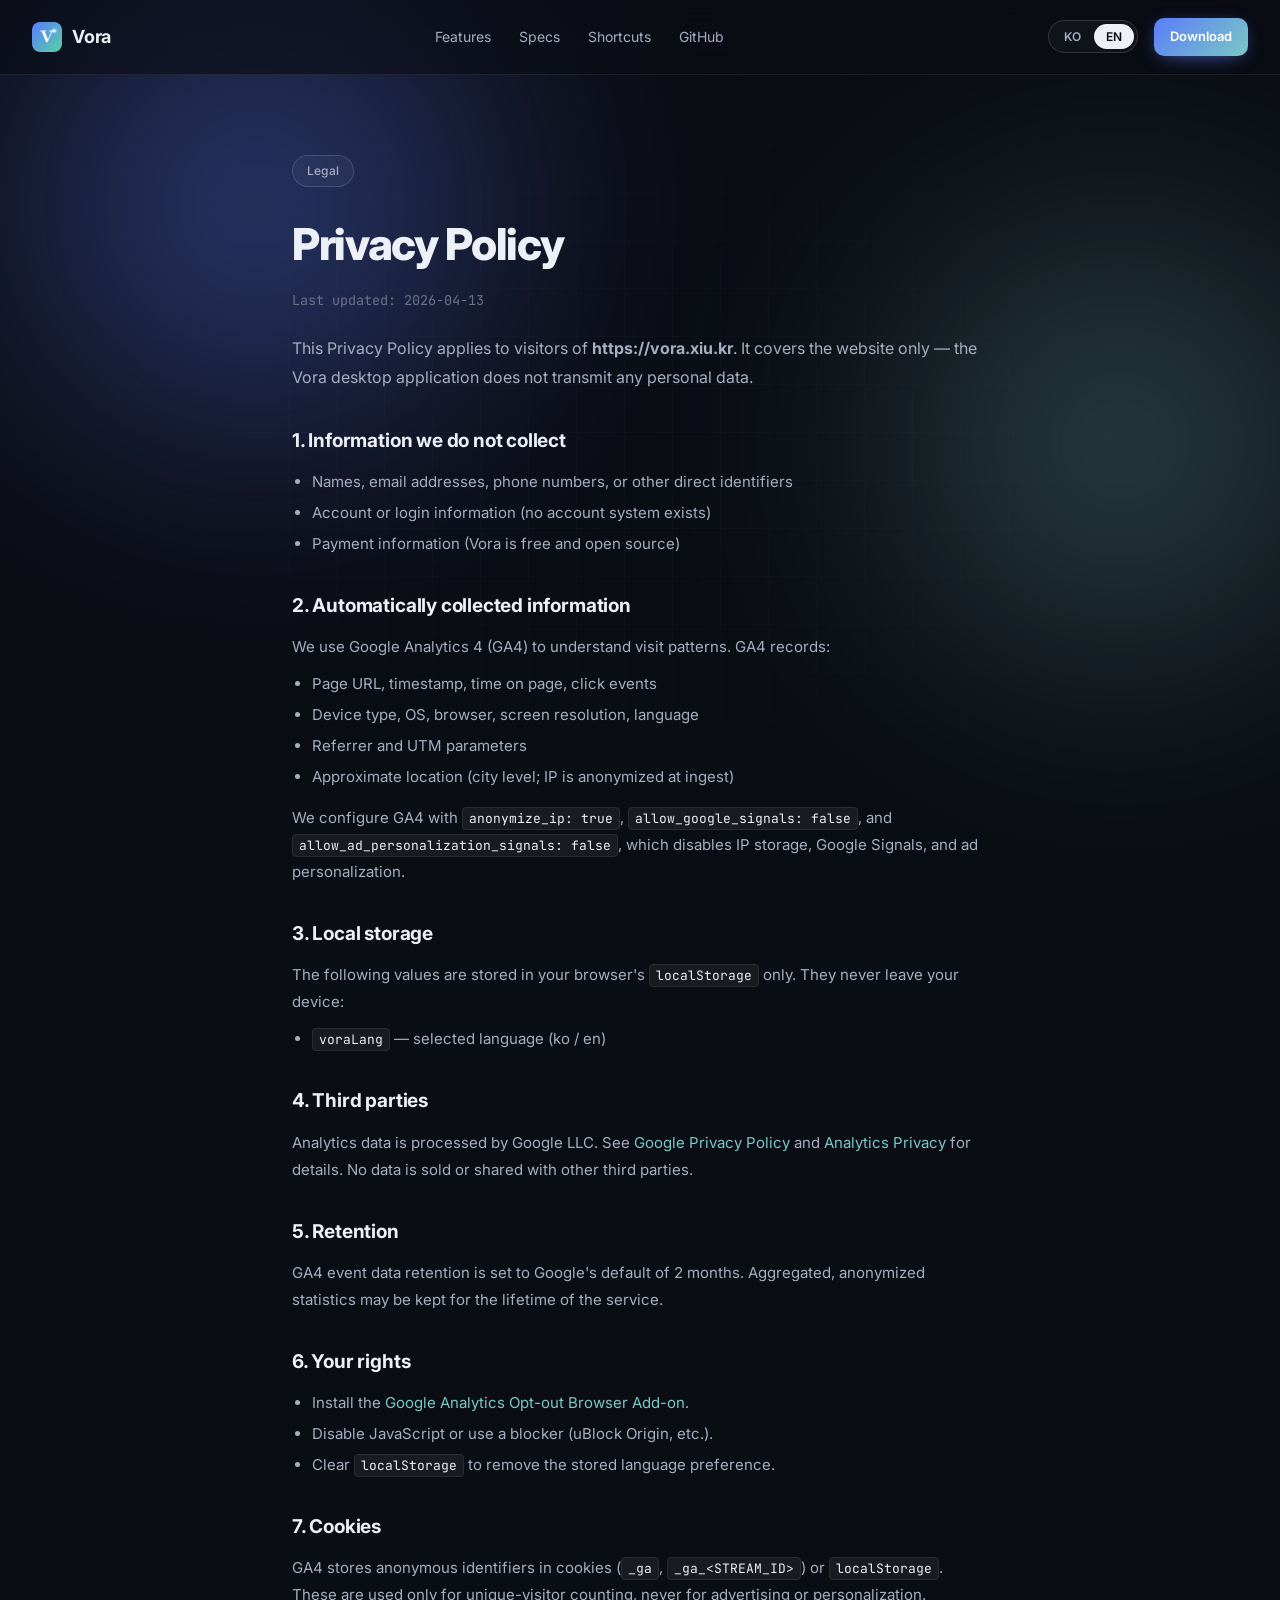
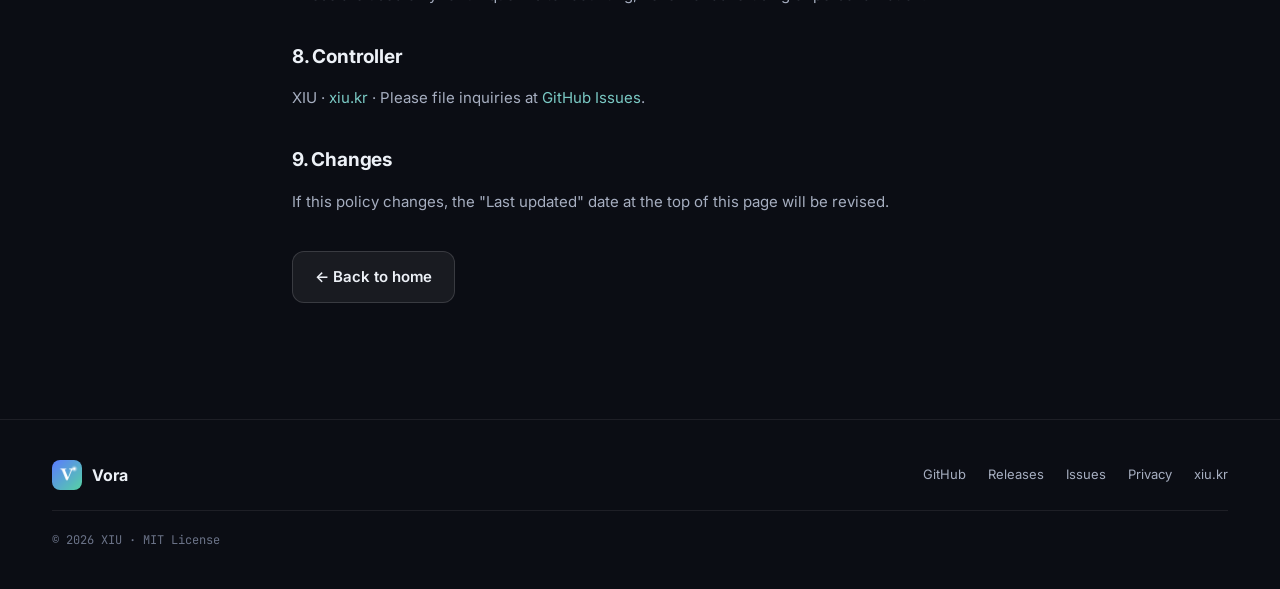
<file: privacy/index.html>
<!DOCTYPE html>
<html lang="ko" data-lang="ko">
<head>
<meta charset="utf-8" />
<meta name="viewport" content="width=device-width, initial-scale=1" />
<meta name="theme-color" content="#0B0D14" />
<meta name="color-scheme" content="dark" />
<title data-ko="개인정보처리방침 · Vora" data-en="Privacy Policy · Vora">개인정보처리방침 · Vora</title>
<meta name="description" content="Vora 웹사이트 개인정보처리방침" />
<meta name="robots" content="noindex,follow" />
<link rel="canonical" href="https://vora.xiu.kr/privacy/" />
<link rel="icon" type="image/png" href="/assets/logo.png" />
<link rel="preconnect" href="https://fonts.googleapis.com" crossorigin />
<link rel="preconnect" href="https://fonts.gstatic.com" crossorigin />
<link rel="stylesheet" href="https://fonts.googleapis.com/css2?family=Inter:wght@400;500;600;700;800&family=JetBrains+Mono:wght@400;500&family=Noto+Sans+KR:wght@400;500;600;700;800&display=swap" />
<link rel="stylesheet" href="/assets/style.css?v=20260421c" />

<!-- Google tag (gtag.js) -->
<script async src="https://www.googletagmanager.com/gtag/js?id=G-8QDZQ70QN6"></script>
<script>
  window.dataLayer = window.dataLayer || [];
  function gtag(){dataLayer.push(arguments);}
  gtag('js', new Date());
  gtag('config', 'G-8QDZQ70QN6', {
    anonymize_ip: true,
    allow_google_signals: false,
    allow_ad_personalization_signals: false
  });
</script>
</head>
<body>

<div class="ambient"></div>
<div class="grid-overlay"></div>

<div class="wrap">

  <nav class="site-nav" id="nav">
    <a class="brand" href="/" aria-label="Vora home">
      <img src="/assets/logo.png" alt="" width="30" height="30" decoding="async" />
      <span>Vora</span>
    </a>
    <div class="nav-links">
      <a href="/#features" data-ko="기능" data-en="Features">기능</a>
      <a href="/#specs" data-ko="사양" data-en="Specs">사양</a>
      <a href="/#shortcuts" data-ko="단축키" data-en="Shortcuts">단축키</a>
      <a href="/github" rel="noopener">GitHub</a>
    </div>
    <div class="nav-right">
      <div class="lang-toggle" role="group" aria-label="Language">
        <button type="button" data-set-lang="ko" class="active">KO</button>
        <button type="button" data-set-lang="en">EN</button>
      </div>
      <a class="nav-cta" href="/#download" data-ko="다운로드" data-en="Download">다운로드</a>
    </div>
  </nav>

  <main>
    <div class="privacy-wrap">
      <span class="eyebrow" style="margin-bottom: 16px;" data-ko="법적 고지" data-en="Legal">법적 고지</span>
      <h1 data-ko="개인정보처리방침" data-en="Privacy Policy">개인정보처리방침</h1>
      <p class="muted" data-ko="최종 업데이트: 2026-04-13" data-en="Last updated: 2026-04-13">최종 업데이트: 2026-04-13</p>

      <article class="privacy">
        <div data-ko-block>
          <p class="lede">Vora(이하 "서비스")는 <b>https://vora.xiu.kr</b> 웹사이트 이용자에게 적용되는 개인정보처리방침을 아래와 같이 공개합니다. 본 방침은 웹사이트에만 적용되며, 데스크톱 애플리케이션은 별도의 데이터를 전송하지 않습니다.</p>

          <h2>1. 수집하지 않는 정보</h2>
          <ul class="bullets">
            <li>이름, 이메일, 전화번호 등 직접 식별 정보</li>
            <li>로그인·회원가입 관련 정보 (본 웹사이트에는 계정 시스템이 없습니다)</li>
            <li>결제 정보 (Vora는 무료 오픈소스이며 결제를 받지 않습니다)</li>
          </ul>

          <h2>2. 자동으로 수집되는 정보</h2>
          <p>방문 통계 파악 목적으로 Google Analytics 4(이하 "GA4")를 사용합니다. GA4가 기록하는 정보는 다음과 같습니다.</p>
          <ul class="bullets">
            <li>페이지 URL, 방문 시각, 체류 시간, 클릭 이벤트</li>
            <li>기기 유형, 운영체제, 브라우저, 화면 해상도, 언어 설정</li>
            <li>유입 경로(레퍼러, UTM 파라미터)</li>
            <li>대략적인 지역 정보(도시 단위, IP 주소는 수집 직후 익명화됨)</li>
          </ul>
          <p>Vora는 GA4에 <code>anonymize_ip: true</code>, <code>allow_google_signals: false</code>, <code>allow_ad_personalization_signals: false</code> 옵션을 적용해 IP 주소 저장·광고 개인화·Google 시그널 사용을 차단합니다.</p>

          <h2>3. 로컬 저장소</h2>
          <p>브라우저 <code>localStorage</code>에 다음 값을 저장합니다. 이는 서버로 전송되지 않으며 기기 내부에만 저장됩니다.</p>
          <ul class="bullets">
            <li><code>voraLang</code> — 선택한 언어 (ko / en)</li>
          </ul>

          <h2>4. 제3자 제공 및 위탁</h2>
          <p>수집된 통계 정보는 Google LLC가 처리합니다. 자세한 내용은 <a href="https://policies.google.com/privacy" target="_blank" rel="noopener">Google 개인정보처리방침</a>과 <a href="https://support.google.com/analytics/answer/7318509" target="_blank" rel="noopener">Google Analytics 개인정보 보호</a>를 참고하세요. 이 외 제3자에게 정보를 판매·제공하지 않습니다.</p>

          <h2>5. 보관 기간</h2>
          <p>GA4 이벤트 데이터 보관 기간은 Google의 기본값인 2개월로 설정되어 있습니다. 집계·익명화된 통계는 서비스 운영 기간 동안 보관될 수 있습니다.</p>

          <h2>6. 이용자의 권리</h2>
          <ul class="bullets">
            <li><a href="https://tools.google.com/dlpage/gaoptout" target="_blank" rel="noopener">Google Analytics 차단 브라우저 확장</a>을 설치해 수집을 거부할 수 있습니다.</li>
            <li>브라우저 설정에서 JavaScript를 끄거나, uBlock Origin 등 광고·추적 차단 확장 기능을 사용해도 수집되지 않습니다.</li>
            <li>브라우저의 <code>localStorage</code>를 초기화하면 저장된 언어 선택이 삭제됩니다.</li>
          </ul>

          <h2>7. 쿠키</h2>
          <p>GA4는 <code>_ga</code>, <code>_ga_&lt;STREAM_ID&gt;</code> 등의 쿠키 또는 <code>localStorage</code>를 사용해 익명 방문자 ID를 저장할 수 있습니다. 이는 광고·개인화 목적이 아니라 고유 방문자 수 집계에만 사용됩니다.</p>

          <h2>8. 책임자</h2>
          <p>XIU · <a href="https://xiu.kr" target="_blank" rel="noopener">xiu.kr</a> · 문의는 <a href="/issues" rel="noopener">GitHub Issues</a>로 접수됩니다.</p>

          <h2>9. 변경 이력</h2>
          <p>본 방침이 변경되는 경우 본 페이지의 "최종 업데이트" 일자와 함께 공개됩니다.</p>
        </div>

        <div data-en-block hidden>
          <p class="lede">This Privacy Policy applies to visitors of <b>https://vora.xiu.kr</b>. It covers the website only — the Vora desktop application does not transmit any personal data.</p>

          <h2>1. Information we do not collect</h2>
          <ul class="bullets">
            <li>Names, email addresses, phone numbers, or other direct identifiers</li>
            <li>Account or login information (no account system exists)</li>
            <li>Payment information (Vora is free and open source)</li>
          </ul>

          <h2>2. Automatically collected information</h2>
          <p>We use Google Analytics 4 (GA4) to understand visit patterns. GA4 records:</p>
          <ul class="bullets">
            <li>Page URL, timestamp, time on page, click events</li>
            <li>Device type, OS, browser, screen resolution, language</li>
            <li>Referrer and UTM parameters</li>
            <li>Approximate location (city level; IP is anonymized at ingest)</li>
          </ul>
          <p>We configure GA4 with <code>anonymize_ip: true</code>, <code>allow_google_signals: false</code>, and <code>allow_ad_personalization_signals: false</code>, which disables IP storage, Google Signals, and ad personalization.</p>

          <h2>3. Local storage</h2>
          <p>The following values are stored in your browser's <code>localStorage</code> only. They never leave your device:</p>
          <ul class="bullets">
            <li><code>voraLang</code> — selected language (ko / en)</li>
          </ul>

          <h2>4. Third parties</h2>
          <p>Analytics data is processed by Google LLC. See <a href="https://policies.google.com/privacy" target="_blank" rel="noopener">Google Privacy Policy</a> and <a href="https://support.google.com/analytics/answer/7318509" target="_blank" rel="noopener">Analytics Privacy</a> for details. No data is sold or shared with other third parties.</p>

          <h2>5. Retention</h2>
          <p>GA4 event data retention is set to Google's default of 2 months. Aggregated, anonymized statistics may be kept for the lifetime of the service.</p>

          <h2>6. Your rights</h2>
          <ul class="bullets">
            <li>Install the <a href="https://tools.google.com/dlpage/gaoptout" target="_blank" rel="noopener">Google Analytics Opt-out Browser Add-on</a>.</li>
            <li>Disable JavaScript or use a blocker (uBlock Origin, etc.).</li>
            <li>Clear <code>localStorage</code> to remove the stored language preference.</li>
          </ul>

          <h2>7. Cookies</h2>
          <p>GA4 stores anonymous identifiers in cookies (<code>_ga</code>, <code>_ga_&lt;STREAM_ID&gt;</code>) or <code>localStorage</code>. These are used only for unique-visitor counting, never for advertising or personalization.</p>

          <h2>8. Controller</h2>
          <p>XIU · <a href="https://xiu.kr" target="_blank" rel="noopener">xiu.kr</a> · Please file inquiries at <a href="/issues" rel="noopener">GitHub Issues</a>.</p>

          <h2>9. Changes</h2>
          <p>If this policy changes, the "Last updated" date at the top of this page will be revised.</p>
        </div>
      </article>

      <p style="margin-top: 36px;"><a class="btn btn-secondary" href="/" data-ko="← 홈으로" data-en="← Back to home">← 홈으로</a></p>
    </div>
  </main>

  <footer class="site-foot">
    <div class="container">
      <div class="footer-row">
        <a class="brand" href="/">
          <img src="/assets/logo.png" alt="" width="24" height="24" decoding="async" loading="lazy" />
          <span>Vora</span>
        </a>
        <div class="footer-links">
          <a href="/github" rel="noopener">GitHub</a>
          <a href="/download" rel="noopener" data-ko="릴리스" data-en="Releases">릴리스</a>
          <a href="/issues" rel="noopener" data-ko="이슈" data-en="Issues">이슈</a>
          <a href="/privacy/" data-ko="개인정보처리방침" data-en="Privacy">개인정보처리방침</a>
          <a href="https://xiu.kr" rel="noopener">xiu.kr</a>
        </div>
      </div>
      <div class="footer-bottom">
        <span>© 2026 XIU · MIT License</span>
      </div>
    </div>
  </footer>

</div>

<script>
  // Minimal inline i18n for this page (shows KO/EN block based on saved lang)
  (function () {
    var lang = localStorage.getItem('voraLang');
    if (lang !== 'ko' && lang !== 'en') {
      lang = (navigator.language || 'ko').toLowerCase().startsWith('ko') ? 'ko' : 'en';
    }
    function apply(l) {
      document.documentElement.setAttribute('lang', l);
      document.documentElement.setAttribute('data-lang', l);
      localStorage.setItem('voraLang', l);
      document.querySelectorAll('[data-ko]').forEach(function (el) {
        var ko = el.getAttribute('data-ko'), en = el.getAttribute('data-en');
        if (ko != null && en != null) el.textContent = l === 'ko' ? ko : en;
      });
      var koBlock = document.querySelector('[data-ko-block]');
      var enBlock = document.querySelector('[data-en-block]');
      if (koBlock && enBlock) {
        koBlock.hidden = l !== 'ko';
        enBlock.hidden = l === 'ko';
      }
      var t = document.querySelector('title[data-ko]');
      if (t) document.title = l === 'ko' ? t.getAttribute('data-ko') : t.getAttribute('data-en');
      document.querySelectorAll('[data-set-lang]').forEach(function (b) {
        b.classList.toggle('active', b.getAttribute('data-set-lang') === l);
      });
    }
    document.querySelectorAll('[data-set-lang]').forEach(function (b) {
      b.addEventListener('click', function () { apply(b.getAttribute('data-set-lang')); });
    });
    apply(lang);
    addEventListener('scroll', function () {
      var n = document.getElementById('nav');
      if (n) n.classList.toggle('scrolled', scrollY > 12);
    }, { passive: true });
  })();
</script>
</body>
</html>
</file>
<file: assets/style.css>
:root {
  --brand-1: #5B7CFA;
  --brand-2: #7AC9C4;
  --brand-accent: #A8D8D4;
  --brand-deep: #2B3A8C;

  --bg: #0B0D14;
  --bg-2: #11141C;
  --bg-3: #161A24;
  --ink: #EDF1F7;
  --ink-dim: #A6AEC0;
  --ink-faint: #6B7388;
  --rule: rgba(255, 255, 255, 0.08);
  --rule-strong: rgba(255, 255, 255, 0.14);

  --radius: 14px;
  --radius-lg: 22px;
  --radius-sm: 8px;

  --mono: 'JetBrains Mono', ui-monospace, SFMono-Regular, Menlo, monospace;
  --sans: 'Inter', 'Noto Sans KR', -apple-system, BlinkMacSystemFont, system-ui, sans-serif;
}

* { box-sizing: border-box; }
html, body { margin: 0; padding: 0; }
body {
  font-family: var(--sans);
  background: var(--bg);
  color: var(--ink);
  -webkit-font-smoothing: antialiased;
  -moz-osx-font-smoothing: grayscale;
  line-height: 1.5;
  overflow-x: hidden;
}
:lang(ko), [lang="ko"] { font-family: 'Noto Sans KR', 'Inter', sans-serif; }

a { color: inherit; text-decoration: none; }
button { font-family: inherit; cursor: pointer; }

/* skip link */
.skip {
  position: absolute; left: -9999px; top: 12px;
  padding: 8px 12px; background: var(--ink); color: var(--bg);
  border-radius: 8px; z-index: 100; font-size: 13px; font-weight: 600;
}
.skip:focus { left: 16px; }

/* ambient background glow */
.ambient {
  position: fixed; inset: 0; z-index: 0; pointer-events: none;
  overflow: hidden;
}
.ambient::before, .ambient::after {
  content: ""; position: absolute; border-radius: 50%;
  filter: blur(120px); opacity: 0.55;
}
.ambient::before {
  top: -20vh; left: -10vw; width: 60vw; height: 60vw;
  background: radial-gradient(circle, var(--brand-1) 0%, transparent 60%);
}
.ambient::after {
  top: 10vh; right: -15vw; width: 55vw; height: 55vw;
  background: radial-gradient(circle, var(--brand-2) 0%, transparent 60%);
  opacity: 0.4;
}
.grid-overlay {
  position: fixed; inset: 0; z-index: 0; pointer-events: none;
  background-image:
    linear-gradient(rgba(255,255,255,0.025) 1px, transparent 1px),
    linear-gradient(90deg, rgba(255,255,255,0.025) 1px, transparent 1px);
  background-size: 48px 48px;
  mask-image: radial-gradient(ellipse at center, black 0%, transparent 75%);
  -webkit-mask-image: radial-gradient(ellipse at center, black 0%, transparent 75%);
}

.wrap { position: relative; z-index: 1; }
.container {
  max-width: 1240px;
  margin: 0 auto;
  padding: 0 32px;
}

/* nav */
nav.site-nav {
  position: sticky; top: 0; z-index: 50;
  padding: 18px 32px;
  display: flex; align-items: center; justify-content: space-between;
  backdrop-filter: blur(14px);
  -webkit-backdrop-filter: blur(14px);
  background: rgba(11, 13, 20, 0.6);
  border-bottom: 1px solid var(--rule);
  transition: background 0.2s, border-color 0.2s;
}
nav.site-nav.scrolled {
  background: rgba(11, 13, 20, 0.85);
  border-bottom-color: var(--rule-strong);
}
.brand {
  display: flex; align-items: center; gap: 10px;
  font-weight: 700; font-size: 18px; letter-spacing: -0.01em;
}
.brand img { width: 30px; height: 30px; border-radius: 8px; }
.nav-links {
  display: flex; gap: 28px; align-items: center;
  font-size: 14px; color: var(--ink-dim);
}
.nav-links a { transition: color 0.15s; }
.nav-links a:hover { color: var(--ink); }
.nav-right { display: flex; align-items: center; gap: 16px; }
.lang-toggle {
  display: inline-flex; border: 1px solid var(--rule-strong);
  border-radius: 999px; padding: 3px; background: rgba(255, 255, 255, 0.03);
}
.lang-toggle button {
  background: transparent; border: 0; padding: 5px 12px;
  border-radius: 999px; color: var(--ink-dim);
  font-size: 12px; font-weight: 600; letter-spacing: 0.02em;
  transition: all 0.2s;
}
.lang-toggle button.active { background: var(--ink); color: var(--bg); }
.nav-cta {
  padding: 9px 16px; border-radius: 10px; font-size: 13px; font-weight: 600;
  background: linear-gradient(135deg, var(--brand-1), var(--brand-2));
  color: white; border: 0;
  box-shadow: 0 4px 20px -8px var(--brand-1);
  transition: transform 0.15s, box-shadow 0.15s;
}
.nav-cta:hover { transform: translateY(-1px); box-shadow: 0 8px 28px -8px var(--brand-1); }

/* hero */
.hero {
  padding: 80px 0 60px;
  text-align: center;
  position: relative;
}
.eyebrow {
  display: inline-flex; align-items: center; gap: 8px;
  padding: 6px 14px; border-radius: 999px;
  border: 1px solid var(--rule-strong);
  background: rgba(255, 255, 255, 0.04);
  font-size: 12px; font-weight: 500; color: var(--ink-dim);
  letter-spacing: 0.02em;
  margin-bottom: 28px;
}
.eyebrow .dot {
  width: 6px; height: 6px; border-radius: 50%;
  background: var(--brand-2); box-shadow: 0 0 10px var(--brand-2);
  animation: pulse 2s infinite;
}
@keyframes pulse { 0%, 100% { opacity: 1; } 50% { opacity: 0.4; } }

.hero h1 {
  font-size: clamp(42px, 7vw, 88px);
  font-weight: 800;
  letter-spacing: -0.04em;
  line-height: 1.02;
  margin: 0 auto 24px;
  max-width: 900px;
}
.hero h1 .grad {
  background: linear-gradient(120deg, var(--brand-1) 0%, var(--brand-2) 60%, var(--brand-accent) 100%);
  -webkit-background-clip: text; background-clip: text;
  -webkit-text-fill-color: transparent;
}
.hero p.sub {
  font-size: clamp(17px, 1.6vw, 20px);
  color: var(--ink-dim);
  max-width: 640px; margin: 0 auto 40px;
  line-height: 1.55;
}

.cta-row {
  display: flex; justify-content: center; gap: 14px;
  flex-wrap: wrap; margin-bottom: 28px;
}
.btn {
  display: inline-flex; align-items: center; gap: 10px;
  padding: 14px 22px; border-radius: 12px;
  font-size: 15px; font-weight: 600; border: 0;
  transition: transform 0.15s, box-shadow 0.15s, background 0.15s;
}
.btn-primary {
  background: linear-gradient(135deg, var(--brand-1), var(--brand-2));
  color: white;
  box-shadow: 0 8px 32px -10px var(--brand-1);
}
.btn-primary:hover { transform: translateY(-2px); box-shadow: 0 14px 36px -10px var(--brand-1); }
.btn-secondary {
  background: rgba(255, 255, 255, 0.06);
  color: var(--ink);
  border: 1px solid var(--rule-strong);
}
.btn-secondary:hover { background: rgba(255, 255, 255, 0.1); }

.hero-meta {
  display: flex; justify-content: center; gap: 22px;
  font-size: 13px; color: var(--ink-faint);
  font-family: var(--mono);
  flex-wrap: wrap;
}
.hero-meta span { display: inline-flex; align-items: center; gap: 6px; }

/* hero preview */
.preview-wrap {
  margin: 60px auto 0;
  max-width: 1100px;
  padding: 0 32px;
  position: relative;
}
.preview-frame {
  border-radius: var(--radius-lg);
  overflow: hidden;
  border: 1px solid var(--rule-strong);
  background: var(--bg-2);
  box-shadow:
    0 50px 120px -40px rgba(91, 124, 250, 0.35),
    0 20px 60px -20px rgba(0, 0, 0, 0.6);
  position: relative;
}
.preview-frame::before {
  content: ""; position: absolute; inset: 0;
  background: linear-gradient(180deg, rgba(255, 255, 255, 0.06), transparent 30%);
  pointer-events: none; z-index: 2;
}
.preview-frame img { display: block; width: 100%; height: auto; }
.window-bar {
  display: flex; align-items: center; gap: 8px;
  padding: 12px 16px;
  background: #0E1118;
  border-bottom: 1px solid var(--rule);
}
.window-bar .dots { display: flex; gap: 6px; }
.window-bar .dots span {
  width: 11px; height: 11px; border-radius: 50%;
  background: var(--rule-strong);
}
.window-bar .title {
  flex: 1; text-align: center;
  font-size: 12px; color: var(--ink-faint);
  font-family: var(--mono);
}

/* floating chips */
.chip {
  position: absolute;
  z-index: 5;
  padding: 8px 14px; border-radius: 10px;
  background: rgba(17, 20, 28, 0.9);
  backdrop-filter: blur(10px);
  border: 1px solid var(--rule-strong);
  font-size: 12px; font-weight: 500;
  display: flex; align-items: center; gap: 8px;
  box-shadow: 0 10px 30px -10px rgba(0, 0, 0, 0.5);
  animation: float 6s ease-in-out infinite;
}
.chip .ic {
  width: 22px; height: 22px; border-radius: 6px;
  display: grid; place-items: center;
  background: linear-gradient(135deg, var(--brand-1), var(--brand-2));
  color: white; font-size: 12px;
}
.chip-1 { top: 12%; left: -40px; animation-delay: 0s; }
.chip-2 { top: 38%; right: -50px; animation-delay: 1.5s; }
.chip-3 { bottom: 15%; left: -30px; animation-delay: 3s; }
@keyframes float {
  0%, 100% { transform: translateY(0); }
  50% { transform: translateY(-8px); }
}
@media (max-width: 900px) {
  .chip { display: none; }
}

/* section header */
section { padding: 100px 0; position: relative; }
.section-head { text-align: center; margin-bottom: 60px; }
.section-head .tag {
  font-family: var(--mono); font-size: 12px;
  color: var(--brand-2); letter-spacing: 0.1em; text-transform: uppercase;
  display: inline-block; margin-bottom: 12px;
}
.section-head h2 {
  font-size: clamp(32px, 4.5vw, 48px);
  font-weight: 700; letter-spacing: -0.03em;
  margin: 0 0 12px; line-height: 1.1;
}
.section-head p {
  font-size: 17px; color: var(--ink-dim); margin: 0 auto;
  max-width: 580px;
}

/* features grid */
.features {
  display: grid;
  grid-template-columns: repeat(12, 1fr);
  gap: 20px;
}
.feature {
  background: linear-gradient(180deg, rgba(255, 255, 255, 0.04), rgba(255, 255, 255, 0.015));
  border: 1px solid var(--rule);
  border-radius: var(--radius-lg);
  padding: 32px;
  position: relative; overflow: hidden;
  transition: border-color 0.2s, transform 0.2s;
}
.feature:hover { border-color: var(--rule-strong); transform: translateY(-3px); }
.feature.big { grid-column: span 7; }
.feature.med { grid-column: span 5; }
.feature.sm { grid-column: span 4; }
@media (max-width: 900px) {
  .feature.big, .feature.med, .feature.sm { grid-column: span 12; }
}
.feature h3 {
  font-size: 22px; font-weight: 700; margin: 0 0 10px;
  letter-spacing: -0.02em;
}
.feature p {
  color: var(--ink-dim); margin: 0; font-size: 15px;
  line-height: 1.55;
}
.feature .icon-box {
  width: 44px; height: 44px; border-radius: 12px;
  background: linear-gradient(135deg, rgba(91, 124, 250, 0.2), rgba(122, 201, 196, 0.15));
  border: 1px solid var(--rule-strong);
  display: grid; place-items: center;
  margin-bottom: 20px;
  color: var(--brand-accent);
}
.feature .icon-box svg { width: 22px; height: 22px; }

/* big feature visual — before/after */
.feature-visual {
  margin-top: 28px;
  height: 200px;
  background: linear-gradient(135deg, #1A1E2A, #0E1118);
  border-radius: 12px;
  border: 1px solid var(--rule);
  position: relative; overflow: hidden;
  display: grid; place-items: center;
}
.before-after {
  position: relative; width: 90%; height: 85%;
  border-radius: 8px; overflow: hidden;
  background-image:
    linear-gradient(45deg, #2a3040 25%, transparent 25%),
    linear-gradient(-45deg, #2a3040 25%, transparent 25%),
    linear-gradient(45deg, transparent 75%, #2a3040 75%),
    linear-gradient(-45deg, transparent 75%, #2a3040 75%);
  background-size: 16px 16px;
  background-position: 0 0, 0 8px, 8px -8px, -8px 0;
  background-color: #1e2332;
}
.before-after::before, .before-after::after {
  content: ""; position: absolute; inset: 0;
}
.before-after::before {
  background: linear-gradient(115deg, rgba(91, 124, 250, 0.35), rgba(122, 201, 196, 0.3));
  clip-path: polygon(0 0, 50% 0, 50% 100%, 0 100%);
}
.before-after::after {
  background: linear-gradient(115deg, rgba(91, 124, 250, 0.15), rgba(122, 201, 196, 0.12));
  clip-path: polygon(50% 0, 100% 0, 100% 100%, 50% 100%);
}
.label-chip {
  position: absolute; top: 12px;
  padding: 4px 10px; border-radius: 6px;
  font-family: var(--mono); font-size: 10px;
  background: rgba(0, 0, 0, 0.6); color: var(--ink);
  border: 1px solid var(--rule-strong);
  z-index: 2;
}
.label-before { left: 12px; }
.label-after { right: 12px; background: rgba(91, 124, 250, 0.8); border-color: transparent; }
.divider-line {
  position: absolute; top: 0; bottom: 0; left: 50%;
  width: 2px; background: var(--ink); z-index: 3;
  transform: translateX(-50%);
}
.divider-line::before {
  content: ""; position: absolute; top: 50%; left: 50%;
  width: 28px; height: 28px; border-radius: 50%;
  background: var(--ink); transform: translate(-50%, -50%);
  box-shadow: 0 0 0 4px rgba(237, 241, 247, 0.15);
}
.divider-line::after {
  content: "◂ ▸"; position: absolute; top: 50%; left: 50%;
  transform: translate(-50%, -50%); color: var(--bg);
  font-size: 9px; z-index: 1; letter-spacing: 2px;
}

/* AI Select cursor viz */
.ai-select-viz {
  margin-top: 28px;
  height: 200px;
  background: linear-gradient(135deg, #1A1E2A, #0E1118);
  border-radius: 12px; border: 1px solid var(--rule);
  position: relative; overflow: hidden;
}
.cursor-shape {
  position: absolute; top: 50%; left: 50%;
  transform: translate(-50%, -50%);
  width: 140px; height: 110px;
  border: 2px dashed var(--brand-2);
  border-radius: 50% 50% 48% 52% / 60% 50% 50% 40%;
  background: radial-gradient(ellipse, rgba(122, 201, 196, 0.2), transparent 70%);
  animation: breathe 3s ease-in-out infinite;
}
@keyframes breathe {
  0%, 100% { transform: translate(-50%, -50%) scale(1); }
  50% { transform: translate(-50%, -50%) scale(1.06); }
}
.cursor-pin {
  position: absolute; top: 50%; left: 50%;
  width: 12px; height: 12px; border-radius: 50%;
  background: var(--brand-2);
  box-shadow: 0 0 0 3px rgba(122, 201, 196, 0.3), 0 0 14px var(--brand-2);
  transform: translate(-50%, -50%);
  z-index: 2;
}
.click-ripple {
  position: absolute; top: 50%; left: 50%;
  width: 14px; height: 14px; border-radius: 50%;
  border: 2px solid var(--brand-2);
  transform: translate(-50%, -50%);
  animation: ripple 2s ease-out infinite;
}
@keyframes ripple {
  0% { width: 14px; height: 14px; opacity: 1; }
  100% { width: 80px; height: 80px; opacity: 0; }
}

/* compact feature list */
.feature-list {
  display: grid;
  grid-template-columns: repeat(3, 1fr);
  gap: 18px;
  margin-top: 24px;
}
.feature-list.two { grid-template-columns: 1fr 1fr; }
@media (max-width: 900px) {
  .feature-list, .feature-list.two { grid-template-columns: 1fr; }
}
.feature-list .feat {
  padding: 20px; border-radius: 14px;
  background: rgba(255, 255, 255, 0.025);
  border: 1px solid var(--rule);
}
.feature-list .feat h4 {
  margin: 0 0 6px; font-size: 15px; font-weight: 600;
  display: flex; align-items: center; gap: 8px;
}
.feature-list .feat h4 .kbd {
  font-family: var(--mono); font-size: 10px; font-weight: 500;
  padding: 2px 6px; border-radius: 4px;
  background: rgba(255, 255, 255, 0.06); border: 1px solid var(--rule-strong);
  color: var(--ink-dim);
}
.feature-list .feat p {
  margin: 0; font-size: 13px; color: var(--ink-dim); line-height: 1.55;
}

/* specs strip */
.specs {
  border-top: 1px solid var(--rule);
  border-bottom: 1px solid var(--rule);
  padding: 48px 0;
  background: rgba(255, 255, 255, 0.02);
}
.specs-grid {
  display: grid; grid-template-columns: repeat(4, 1fr); gap: 32px;
}
@media (max-width: 700px) { .specs-grid { grid-template-columns: repeat(2, 1fr); } }
.spec .num {
  font-size: 32px; font-weight: 700; letter-spacing: -0.02em;
  background: linear-gradient(120deg, var(--brand-1), var(--brand-2));
  -webkit-background-clip: text; background-clip: text;
  -webkit-text-fill-color: transparent;
}
.spec .lbl { font-size: 13px; color: var(--ink-dim); margin-top: 4px; }

/* download */
.download-wrap {
  display: grid; grid-template-columns: 1fr 1fr; gap: 20px;
}
@media (max-width: 780px) { .download-wrap { grid-template-columns: 1fr; } }
.download-card {
  border: 1px solid var(--rule);
  border-radius: var(--radius-lg);
  padding: 36px;
  background: linear-gradient(180deg, rgba(255, 255, 255, 0.04), rgba(255, 255, 255, 0.01));
  position: relative; overflow: hidden;
  transition: transform 0.2s, border-color 0.2s;
}
.download-card:hover {
  transform: translateY(-4px);
  border-color: var(--brand-2);
}
.download-card::before {
  content: ""; position: absolute;
  top: -40px; right: -40px; width: 160px; height: 160px; border-radius: 50%;
  background: radial-gradient(circle, rgba(91, 124, 250, 0.25), transparent 70%);
  opacity: 0; transition: opacity 0.3s;
}
.download-card:hover::before { opacity: 1; }
.download-card .os-ic {
  width: 48px; height: 48px; border-radius: 12px;
  background: rgba(255, 255, 255, 0.08);
  display: grid; place-items: center;
  margin-bottom: 18px;
}
.download-card h3 {
  font-size: 24px; font-weight: 700;
  margin: 0 0 6px; letter-spacing: -0.02em;
}
.download-card .fname {
  font-family: var(--mono); font-size: 12px;
  color: var(--ink-faint); margin: 0 0 20px;
  word-break: break-all;
}
.download-card .dl-btn {
  display: inline-flex; align-items: center; gap: 10px;
  padding: 12px 20px; border-radius: 10px;
  background: var(--ink); color: var(--bg);
  font-weight: 600; font-size: 14px; border: 0;
  transition: opacity 0.15s;
}
.download-card .dl-btn:hover { opacity: 0.9; }
.download-card .sub-note {
  font-size: 12px; color: var(--ink-faint);
  margin-top: 14px; font-family: var(--mono);
}

.install-note {
  margin-top: 30px; text-align: center;
  font-size: 13px; color: var(--ink-dim);
  max-width: 640px; margin-inline: auto;
  padding: 18px 22px;
  border: 1px dashed var(--rule-strong); border-radius: 12px;
  background: rgba(91, 124, 250, 0.04);
  line-height: 1.6;
}
.install-note strong { color: var(--ink); font-weight: 600; }

/* shortcuts */
.shortcuts {
  display: grid; grid-template-columns: repeat(4, 1fr); gap: 10px;
}
@media (max-width: 900px) { .shortcuts { grid-template-columns: repeat(2, 1fr); } }
@media (max-width: 500px) { .shortcuts { grid-template-columns: 1fr; } }
.sc {
  display: flex; justify-content: space-between; align-items: center;
  padding: 14px 16px;
  border: 1px solid var(--rule); border-radius: 10px;
  background: rgba(255, 255, 255, 0.025);
  font-size: 14px;
}
.sc .keys { display: flex; gap: 4px; }
.sc kbd {
  font-family: var(--mono); font-size: 11px; font-weight: 500;
  padding: 3px 7px; border-radius: 5px;
  background: rgba(255, 255, 255, 0.08); border: 1px solid var(--rule-strong);
  color: var(--ink);
}
.sc .label { color: var(--ink-dim); }

/* CTA banner */
.cta-banner {
  border-radius: var(--radius-lg);
  padding: 64px 48px;
  text-align: center;
  background:
    linear-gradient(135deg, rgba(91, 124, 250, 0.18), rgba(122, 201, 196, 0.14)),
    radial-gradient(ellipse at top, rgba(91, 124, 250, 0.3), transparent 60%);
  border: 1px solid var(--rule-strong);
  position: relative; overflow: hidden;
}
.cta-banner h2 {
  font-size: clamp(28px, 4vw, 42px);
  font-weight: 700; letter-spacing: -0.02em;
  margin: 0 0 14px;
}
.cta-banner p {
  color: var(--ink-dim);
  max-width: 520px;
  margin: 0 auto 28px;
  font-size: 16px;
}
.cta-banner .btn { font-size: 16px; padding: 16px 28px; }

/* footer */
footer.site-foot {
  border-top: 1px solid var(--rule);
  padding: 40px 0;
  margin-top: 60px;
}
.footer-row {
  display: flex; justify-content: space-between; align-items: center;
  flex-wrap: wrap; gap: 20px;
}
.footer-row .brand { font-size: 16px; }
.footer-links {
  display: flex; gap: 22px; font-size: 13px; color: var(--ink-dim);
  flex-wrap: wrap;
}
.footer-links a:hover { color: var(--ink); }
.footer-bottom {
  margin-top: 20px; padding-top: 20px;
  border-top: 1px solid var(--rule);
  display: flex; justify-content: space-between; flex-wrap: wrap; gap: 10px;
  font-size: 12px; color: var(--ink-faint);
  font-family: var(--mono);
}

/* reveal on scroll */
.reveal { opacity: 0; transform: translateY(20px); transition: opacity .7s ease, transform .7s ease; }
.reveal.in { opacity: 1; transform: translateY(0); }

/* responsive */
@media (max-width: 900px) {
  .hero { padding: 60px 0 30px; }
  .hero h1 { letter-spacing: -0.03em; }
  .preview-wrap { margin-top: 40px; padding: 0 20px; }
  .feature { padding: 24px; }
  .feature-visual, .ai-select-viz { height: 160px; }
  section { padding: 80px 0; }
  .section-head { margin-bottom: 40px; }
  .download-card { padding: 28px; }
}

@media (max-width: 720px) {
  nav.site-nav {
    padding: 12px 16px;
    flex-wrap: wrap; gap: 10px;
  }
  .brand { font-size: 16px; }
  .brand img { width: 26px; height: 26px; }
  .nav-links { display: none; }
  .nav-right { gap: 10px; }
  .nav-cta { padding: 8px 14px; font-size: 12px; }
  .lang-toggle button { padding: 4px 10px; font-size: 11px; }

  .container { padding: 0 18px; }
  .hero { padding: 44px 0 24px; }
  .eyebrow { font-size: 11px; padding: 5px 12px; margin-bottom: 20px; }
  .hero h1 { font-size: 38px; line-height: 1.05; margin-bottom: 18px; }
  .hero p.sub { font-size: 15px; margin-bottom: 28px; padding: 0 4px; }
  .cta-row { gap: 10px; margin-bottom: 22px; flex-direction: column; padding: 0 12px; }
  .btn { padding: 12px 18px; font-size: 14px; width: 100%; justify-content: center; }
  .hero-meta { font-size: 11px; gap: 14px; flex-direction: column; align-items: center; }

  .preview-wrap { padding: 0 16px; margin-top: 32px; }
  .window-bar { padding: 10px 12px; }
  .window-bar .title { font-size: 10px; }
  .window-bar .dots span { width: 9px; height: 9px; }

  section { padding: 60px 0; }
  .specs { padding: 32px 0; }
  .specs-grid { gap: 18px; }
  .spec .num { font-size: 26px; }
  .spec .lbl { font-size: 11px; }

  .section-head { margin-bottom: 32px; }
  .section-head h2 { font-size: 28px; }
  .section-head p { font-size: 15px; padding: 0 8px; }
  .section-head .tag { font-size: 11px; }

  .features { gap: 14px; }
  .feature { padding: 22px; border-radius: 16px; }
  .feature h3 { font-size: 18px; }
  .feature p { font-size: 14px; }
  .feature-visual, .ai-select-viz { height: 140px; margin-top: 20px; }
  .feature .icon-box { width: 38px; height: 38px; margin-bottom: 14px; }
  .feature .icon-box svg { width: 18px; height: 18px; }

  .download-wrap { gap: 14px; }
  .download-card { padding: 24px; }
  .download-card h3 { font-size: 20px; }
  .download-card .os-ic { width: 42px; height: 42px; margin-bottom: 14px; }
  .download-card .dl-btn { width: 100%; justify-content: center; }
  .install-note { padding: 14px 16px; font-size: 12px; margin-top: 22px; }

  .sc { padding: 12px 14px; font-size: 13px; }
  .sc kbd { font-size: 10px; padding: 2px 6px; }

  .cta-banner { padding: 44px 22px; }

  footer.site-foot { padding: 30px 0; margin-top: 40px; }
  .footer-row { flex-direction: column; align-items: flex-start; gap: 16px; }
  .footer-links { gap: 16px; }
  .footer-bottom { font-size: 11px; }
}

@media (max-width: 420px) {
  .hero h1 { font-size: 32px; }
  .section-head h2 { font-size: 24px; }
}

/* hover effects disabled on touch */
@media (hover: none) {
  .feature:hover, .download-card:hover, .btn-primary:hover, .btn-secondary:hover, .nav-cta:hover {
    transform: none;
  }
}

/* =========================================================
   Privacy page (legacy markup — .privacy / .bullets)
   ========================================================= */
.privacy-wrap {
  max-width: 760px;
  margin: 0 auto;
  padding: 80px 32px 40px;
}
.privacy-wrap h1 {
  font-size: clamp(32px, 4.2vw, 44px);
  font-weight: 800; letter-spacing: -0.03em;
  margin: 8px 0 12px;
}
.privacy-wrap .muted {
  font-size: 13.5px; color: var(--ink-faint);
  font-family: var(--mono);
}
.privacy { color: var(--ink); font-size: 15px; line-height: 1.8; }
.privacy .lede { font-size: 16px; color: var(--ink-dim); margin: 24px 0 20px; }
.privacy h2 {
  margin: 32px 0 10px; font-size: 19px; font-weight: 700;
  letter-spacing: -0.01em;
}
.privacy p { margin: 0 0 10px; color: var(--ink-dim); }
.privacy a {
  color: var(--brand-2);
  border-bottom: 1px solid transparent;
  transition: border-color 0.15s;
}
.privacy a:hover { border-color: var(--brand-2); }
.privacy code {
  font-family: var(--mono); font-size: 13px;
  padding: 2px 6px; border-radius: 4px;
  background: rgba(255, 255, 255, 0.06);
  border: 1px solid var(--rule);
  color: var(--ink);
}
.bullets {
  margin: 0 0 14px; padding-left: 20px; list-style: disc;
  color: var(--ink-dim);
}
.bullets li { margin: 4px 0; }
@media (max-width: 720px) {
  .privacy-wrap { padding: 48px 18px 32px; }
}
</file>
